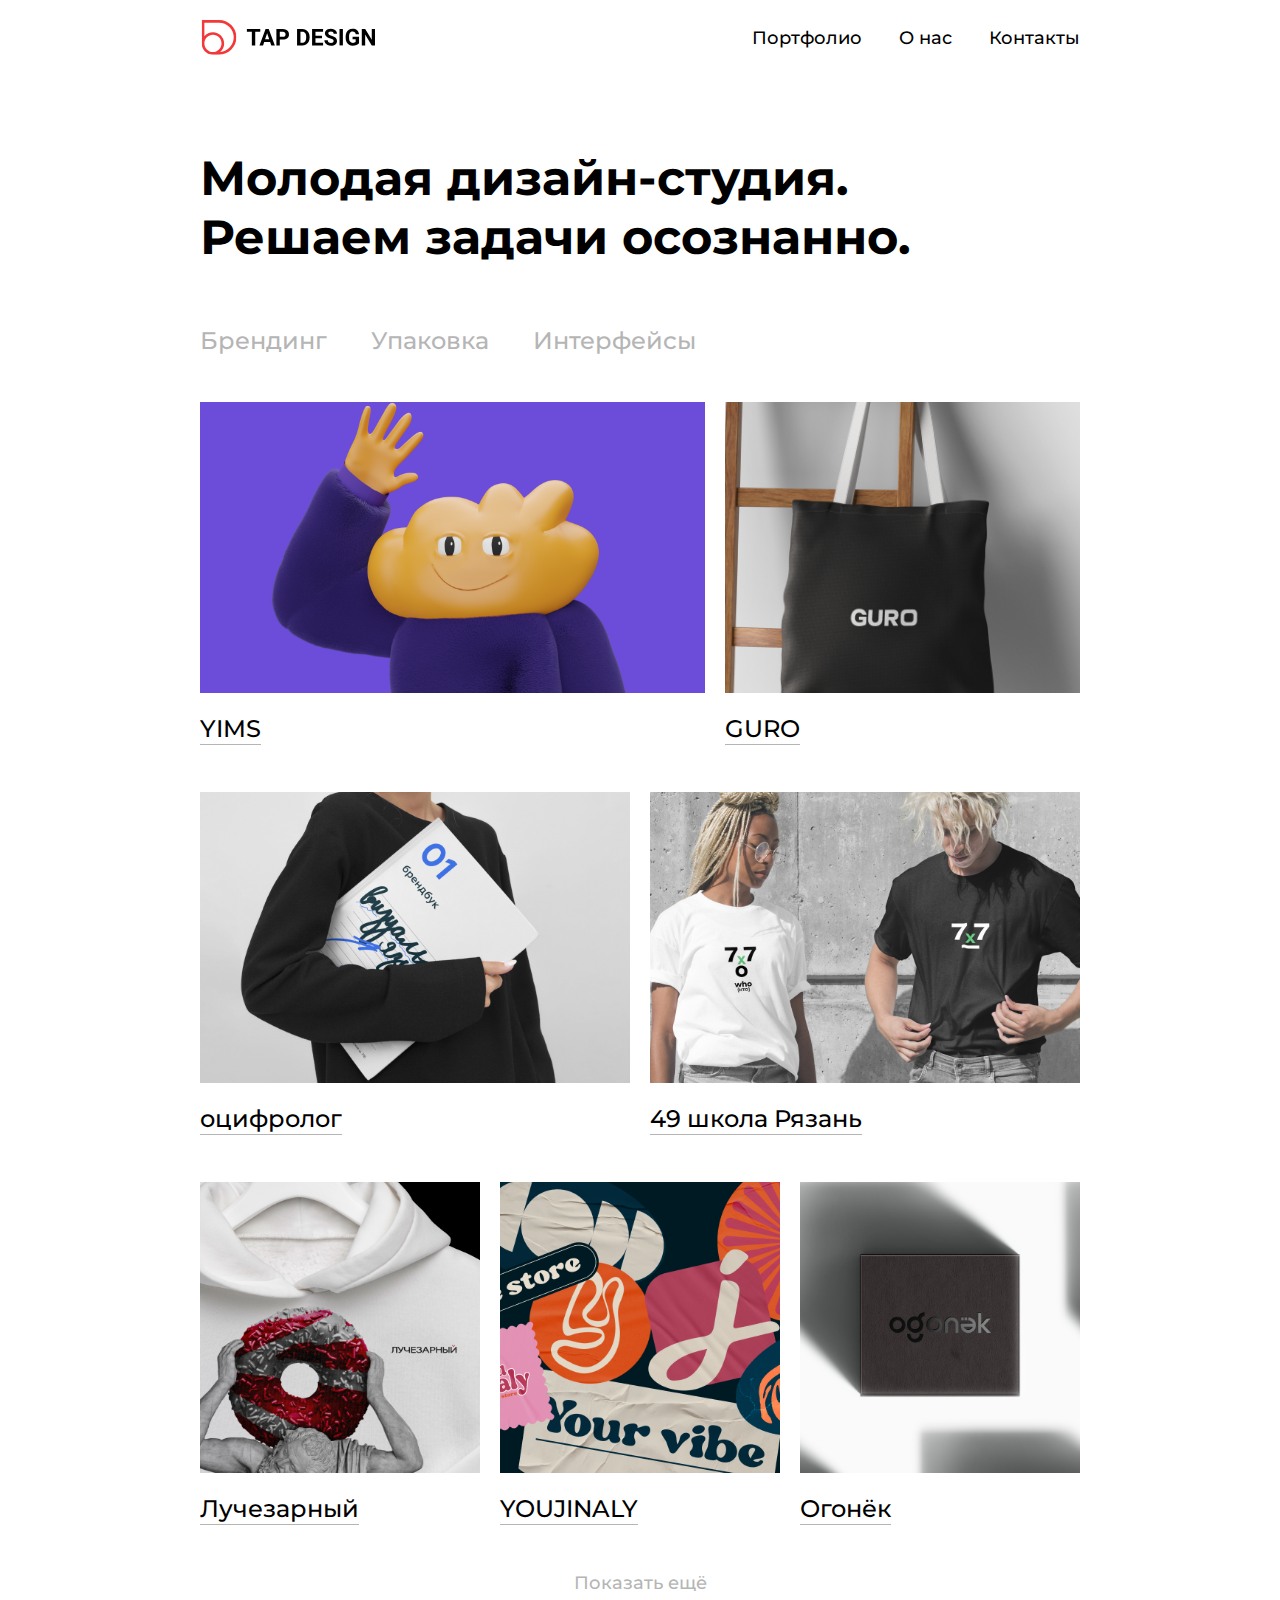
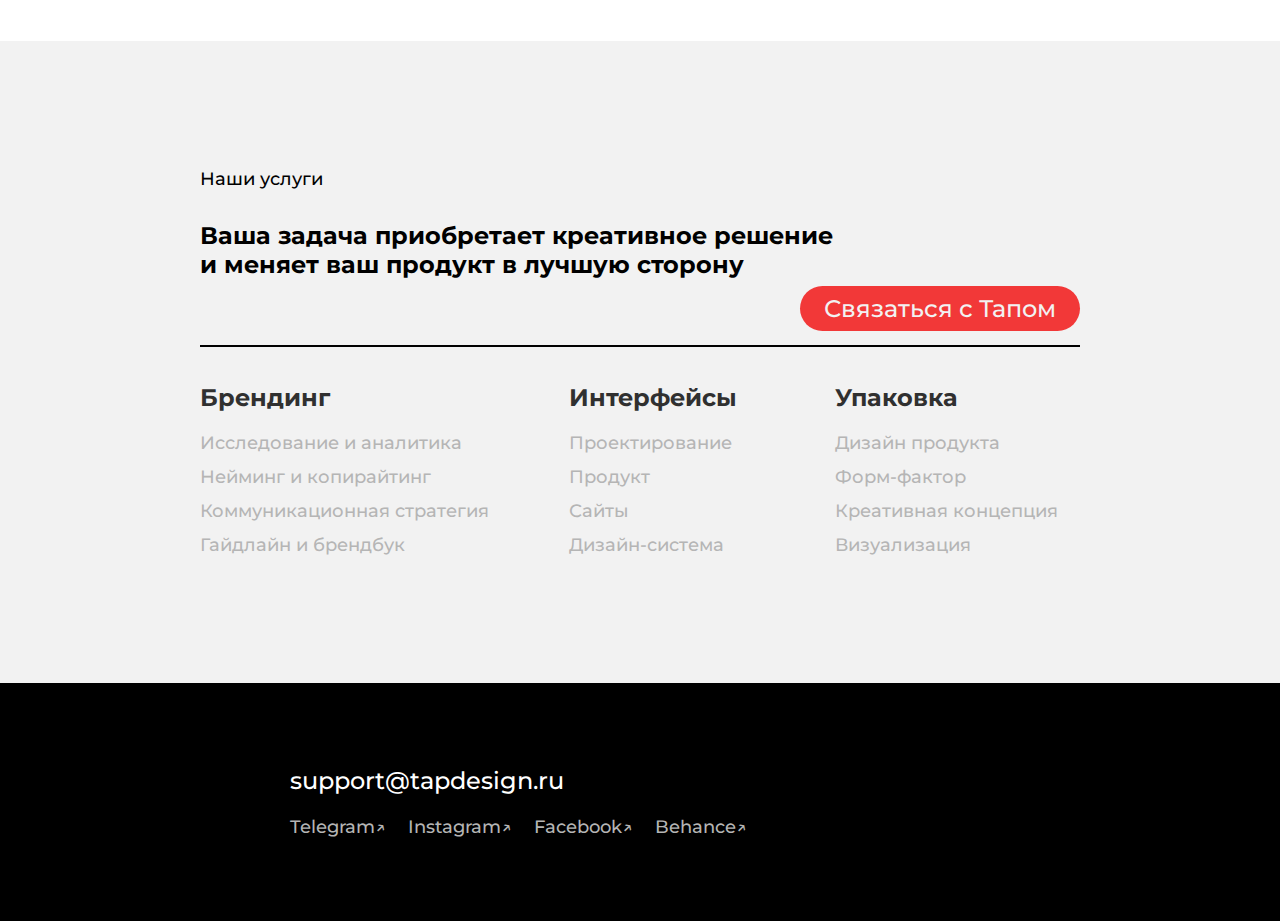
<file: index.html>
<!DOCTYPE html>

<head>
    <meta charset="UTF-8">
    <meta name="viewport" content="width=device-width, initial-scale=1.0">
    <title>Главная</title>
    <link type="image/x-icon" href="./img/Favicon.svg" rel="shortcut icon">
    <link type="Image/x-icon" href="./img/Favicon.svg" rel="icon">
    <link rel="stylesheet" href="style-home.css">
    <html lang="ru">
    <link rel="preconnect" href="https://fonts.googleapis.com">
    <link rel="preconnect" href="https://fonts.gstatic.com" crossorigin>
    <link href="https://fonts.googleapis.com/css2?family=Montserrat:wght@100;200;300;500;600;700;800;900&display=swap"
        rel="stylesheet">
</head>
<body>
    <div class="wrapper">
        <header>
            <div class="container">
                <div class="header__row">
                    <div class="header__logo">
                        <img src="./img/мейн.svg" alt="">
                    </div>
                    <nav class="header__nav">
                        <a href="">Портфолио</a>
                        <a href="">О нас</a>
                        <a href="">Контакты</a>
                    </nav>
                    <div class="header__burger">
                        <span></span>
                    </div>
                    <nav class="header__meny">
                        <ul class="header__list">
                            <li>
                                <a class="burger__link" href="">Портфолио</a>
                                <div class="burger__line"></div>
                            </li>
                            <li>
                                <a class="burger__link" href="">О нас</a>
                                <div class="burger__line"></div>
                            </li>
                            <li>
                                <a class="burger__link" href="">Контакты</a>
                                <div class="burger__line"></div>
                            </li>
                        </ul>
                    </nav>
                </div>
            </div>
        </header>
        <main>
            <div class="container">
                <section class="tasks">
                    <h2 class="tasks__title">Молодая дизайн-студия.<br> Решаем задачи осознанно.</h2>
                    <nav class="tasks__categories">
                        <a href="">Брендинг</a>
                        <a href="">Упаковка</a>
                        <a href="">Интерфейсы</a>
                    </nav>
                </section>
                <section class="project">
                    <div class="project__items">
                        <div class="project__item project__item1">
                            <img class="item__img" src="./img/Frame 37.png" alt="">
                                <a href="">YIMS</a>
                        </div>
                        <div class="project__item project__item2">
                            <img class="item__img" src="./img/Frame 37-2.png" alt="">
                            <a href="">GURO</a>
                        </div>
                        <div class="project__item project__item3">
                            <img class="item__img" src="./img/Frame 37-3.png" alt="">
                                <a href="">оцифролог</a>
                        </div>
                        <div class="project__item project__item4">
                            <img class="item__img" src="./img/Frame 38.png" alt="">
                                <a href="">49 школа Рязань</a>
                        </div>
                        <div class="project__item project__item5">
                            <img class="item__img" src="./img/Frame 37-4.png" alt="">
                                <a href="">Лучезарный</a>
                        </div>
                        <div class="project__item project__item6">
                            <img class="item__img" src="./img/Frame 39.png" alt="">
                                <a href="">YOUJINALY</a>
                        </div>
                        <div class="project__item project__item7">
                            <img class="item__img" src="./img/Frame 38-2.png" alt="">
                                <a href="">Огонёк</a>
                        </div>
                    </div>
                    <div class="project__button">
                        <button>Показать ещё</button>
                    </div>
                </section>
            </div>
        </main>
        <footer>
            <section class="prefooter">
                <div class="container">
                    <div class="prefooter__content">
                        <div class="prefooter__text">
                            <h2>Наши услуги</h2>
                            <h3>Ваша задача приобретает креативное решение<br>
                                и меняет ваш продукт в лучшую сторону</h3>
                            <div class="services__button1">
                                <button>Связаться с Тапом</button>
                            </div>
                            <div class="line"></div>
                            <div class="services">
                                <div class="services__item">
                                    <ul>
                                        <li>
                                            <a class="one" href="">Брендинг</a>
                                        </li>
                                        <li>
                                            <a href="">Исследование и аналитика</a>
                                        </li>
                                        <li>
                                            <a href="">Нейминг и копирайтинг</a>
                                        </li>
                                        <li>
                                            <a href="">Коммуникационная стратегия</a>
                                        </li>
                                        <li>
                                            <a href="">Гайдлайн и брендбук</a>
                                        </li>
                                    </ul>
                                </div>
                                <div class="services__item">
                                    <ul>
                                        <li>
                                            <a class="one" href="">Интерфейсы</a>
                                        </li>
                                        <li>
                                            <a href="">Проектирование</a>
                                        </li>
                                        <li>
                                            <a href="">Продукт</a>
                                        </li>
                                        <li>
                                            <a href="">Сайты</a>
                                        </li>
                                        <li>
                                            <a href="">Дизайн-система</a>
                                        </li>
                                    </ul>
                                </div>
                                <div class="services__item">
                                    <ul>
                                        <li>
                                            <a class="one" href="">Упаковка</a>
                                        </li>
                                        <li>
                                            <a href="">Дизайн продукта</a>
                                        </li>
                                        <li>
                                            <a href="">Форм-фактор</a>
                                        </li>
                                        <li>
                                            <a href="">Креативная концепция</a>
                                        </li>
                                        <li>
                                            <a href="">Визуализация</a>
                                        </li>
                                    </ul>
                                </div>
                                <div class="services__button">
                                    <button>Связаться с Тапом</button>
                                </div>
                            </div>
                        </div>
                    </div>
                </div>

            </section>
            <div class="footer">
                <div class="container">
                    <div class="footer__container">
                        <a href="support@tapdesign.ru">support@tapdesign.ru</a>
                        <div class="social-network">
                            <a href="">Telegram↗</a>
                            <a href="">Instagram↗</a>
                            <a href="">Facebook↗</a>
                            <a href="">Behance↗</a>
                        </div>
                    </div>
                </div>
            </div>
        </footer>
    </div>
    <script src="script.js"></script>
</body>

</html>
</file>
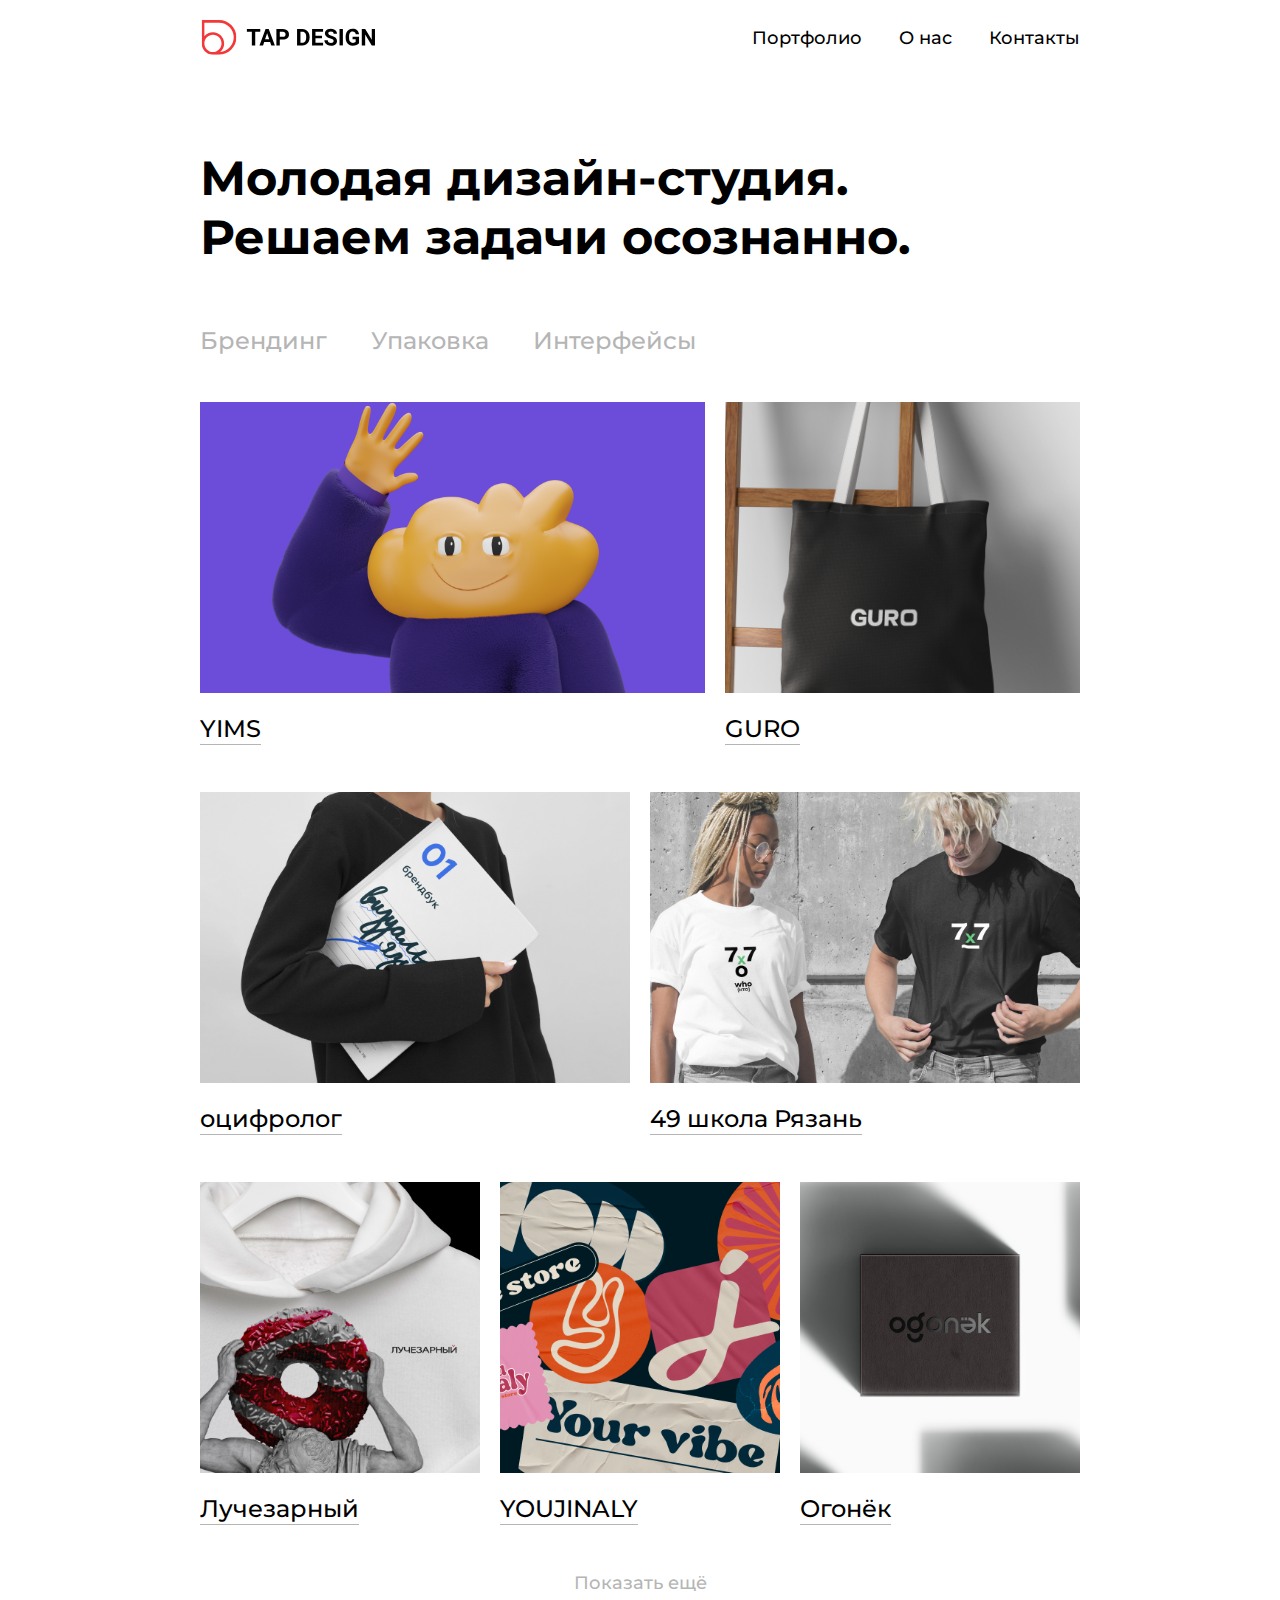
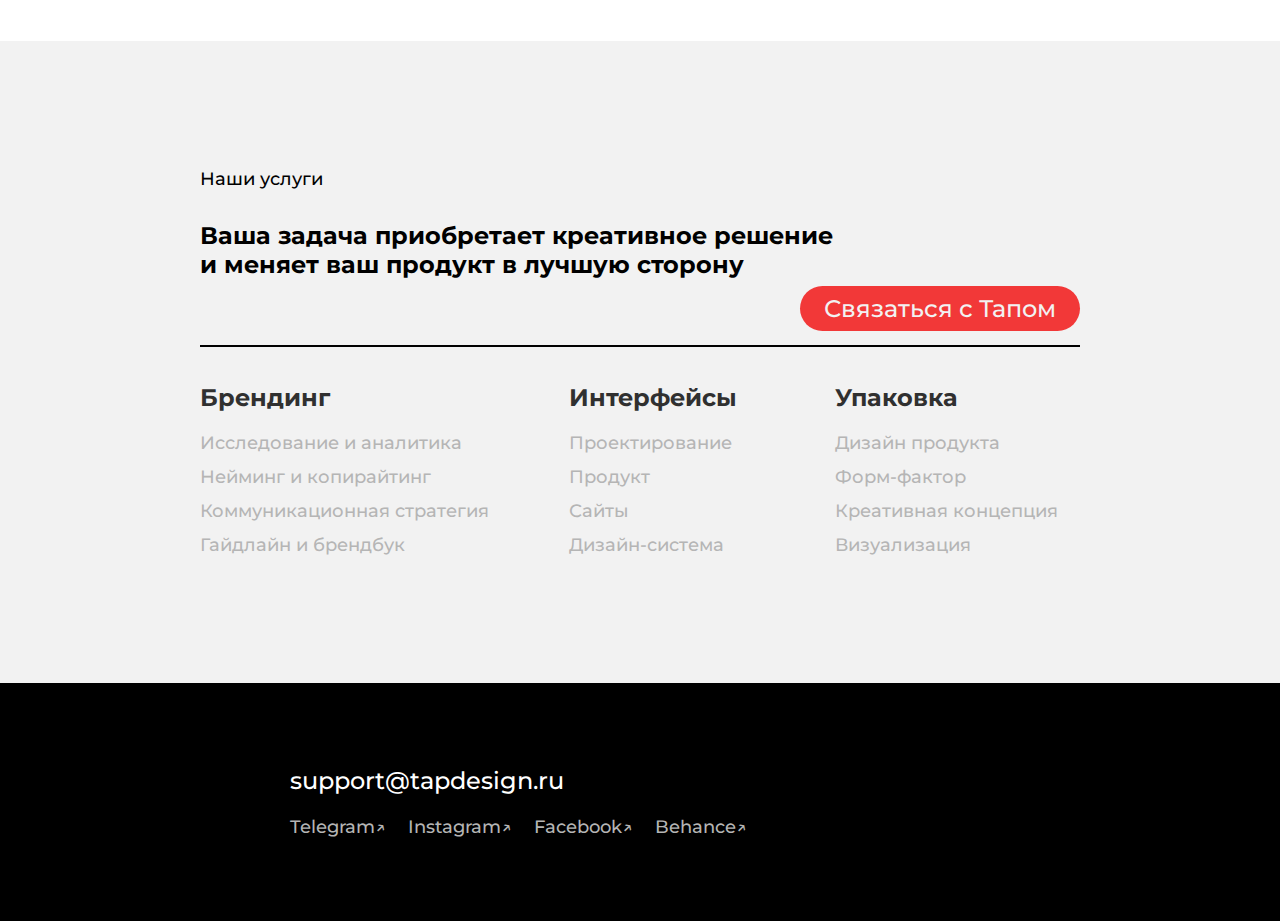
<file: home.html>
<!DOCTYPE html>

<head>
    <meta charset="UTF-8">
    <meta name="viewport" content="width=device-width, initial-scale=1.0">
    <title>Home</title>
    <link rel="stylesheet" href="style-home.css">
    <html lang="ru">
    <link rel="preconnect" href="https://fonts.googleapis.com">
    <link rel="preconnect" href="https://fonts.gstatic.com" crossorigin>
    <link href="https://fonts.googleapis.com/css2?family=Montserrat:wght@100;200;300;500;600;700;800;900&display=swap"
        rel="stylesheet">
</head>

<body>
    <div class="wrapper">
        <header>
            <div class="container">
                <div class="header__row">
                    <div class="header__logo">
                        <img src="./img/мейн.svg" alt="">
                    </div>
                    <nav class="header__nav">
                        <a href="">Портфолио</a>
                        <a href="">О нас</a>
                        <a href="">Контакты</a>
                    </nav>
                    <div class="header__burger">
                        <span></span>
                    </div>
                    <nav class="header__meny">
                        <ul class="header__list">
                            <li>
                                <a class="burger__link" href="">Портфолио</a>
                                <div class="burger__line"></div>
                            </li>
                            <li>
                                <a class="burger__link" href="">Контакты</a>
                                <div class="burger__line"></div>
                            </li>
                            <li>
                                <a class="burger__link" href="">Контакты</a>
                                <div class="burger__line"></div>
                            </li>
                        </ul>
                    </nav>
                </div>
            </div>
        </header>
        <main>
            <div class="container">
                <section class="tasks">
                    <h2 class="tasks__title">Молодая дизайн-студия.<br> Решаем задачи осознанно.</h2>
                    <nav class="tasks__categories">
                        <a href="">Брендинг</a>
                        <a href="">Упаковка</a>
                        <a href="">Интерфейсы</a>
                    </nav>
                </section>
                <section class="project">
                    <div class="project__items">
                        <div class="project__item project__item1">
                            <img class="item__img" src="./img/Frame 37.png" alt="">
                                <a href="">YIMS</a>
                        </div>
                        <div class="project__item project__item2">
                            <img class="item__img" src="./img/Frame 37-2.png" alt="">
                            <a href="">GURO</a>
                        </div>
                        <div class="project__item project__item3">
                            <img class="item__img" src="./img/Frame 37-3.png" alt="">
                                <a href="">оцифролог</a>
                        </div>
                        <div class="project__item project__item4">
                            <img class="item__img" src="./img/Frame 38.png" alt="">
                                <a href="">49 школа Рязань</a>
                        </div>
                        <div class="project__item project__item5">
                            <img class="item__img" src="./img/Frame 37-4.png" alt="">
                                <a href="">Лучезарный</a>
                        </div>
                        <div class="project__item project__item6">
                            <img class="item__img" src="./img/Frame 39.png" alt="">
                                <a href="">YOUJINALY</a>
                        </div>
                        <div class="project__item project__item7">
                            <img class="item__img" src="./img/Frame 38-2.png" alt="">
                                <a href="">Огонёк</a>
                        </div>
                    </div>
                    <div class="project__button">
                        <button>Показать ещё</button>
                    </div>
                </section>
            </div>
        </main>
        <footer>
            <section class="prefooter">
                <div class="container">
                    <div class="prefooter__content">
                        <div class="prefooter__text">
                            <h2>Наши услуги</h2>
                            <h3>Ваша задача приобретает креативное решение<br>
                                и меняет ваш продукт в лучшую сторону</h3>
                            <div class="services__button1">
                                <button>Связаться с Тапом</button>
                            </div>
                            <div class="line"></div>
                            <div class="services">
                                <div class="services__item">
                                    <ul>
                                        <li>
                                            <a class="one" href="">Брендинг</a>
                                        </li>
                                        <li>
                                            <a href="">Исследование и аналитика</a>
                                        </li>
                                        <li>
                                            <a href="">Нейминг и копирайтинг</a>
                                        </li>
                                        <li>
                                            <a href="">Коммуникационная стратегия</a>
                                        </li>
                                        <li>
                                            <a href="">Гайдлайн и брендбук</a>
                                        </li>
                                    </ul>
                                </div>
                                <div class="services__item">
                                    <ul>
                                        <li>
                                            <a class="one" href="">Интерфейсы</a>
                                        </li>
                                        <li>
                                            <a href="">Проектирование</a>
                                        </li>
                                        <li>
                                            <a href="">Продукт</a>
                                        </li>
                                        <li>
                                            <a href="">Сайты</a>
                                        </li>
                                        <li>
                                            <a href="">Дизайн-система</a>
                                        </li>
                                    </ul>
                                </div>
                                <div class="services__item">
                                    <ul>
                                        <li>
                                            <a class="one" href="">Упаковка</a>
                                        </li>
                                        <li>
                                            <a href="">Дизайн продукта</a>
                                        </li>
                                        <li>
                                            <a href="">Форм-фактор</a>
                                        </li>
                                        <li>
                                            <a href="">Креативная концепция</a>
                                        </li>
                                        <li>
                                            <a href="">Визуализация</a>
                                        </li>
                                    </ul>
                                </div>
                                <div class="services__button">
                                    <button>Связаться с Тапом</button>
                                </div>
                            </div>
                        </div>
                    </div>
                </div>

            </section>
            <div class="footer">
                <div class="container">
                    <div class="footer__container">
                        <a href="support@tapdesign.ru">support@tapdesign.ru</a>
                        <div class="social-network">
                            <a href="">Telegram↗</a>
                            <a href="">Instagram↗</a>
                            <a href="">Facebook↗</a>
                            <a href="">Behance↗</a>
                        </div>
                    </div>
                </div>
            </div>
        </footer>
    </div>
    <script src="script.js"></script>
</body>

</html>
</file>
<file: style-home.css>
* {
    padding: 0;
    margin: 0;
    border: 0;
}

*,
*:before,
*:after {
    -moz-box-sizing: border-box;
    -webkit-box-sizing: border-box;
    box-sizing: border-box;
}

/* :focus,
:active {
    outline: none;
}

a:focus,
a:active {
    outline: none;
} */

nav,
footer,
header,
aside {
    display: block;
}

html,
body {
    height: 100%;
    width: 100%;
    font-size: 100%;
    line-height: 1;
    font-size: 14px;
    -ms-text-size-adjust: 100%;
    -moz-text-size-adjust: 100%;
    -webkit-text-size-adjust: 100%;
}

input,
button,
textarea {
    font-family: inherit;
}

input::-ms-clear {
    display: none;
}

button {
    cursor: pointer;
}

button::-moz-focus-inner {
    padding: 0;
    border: 0;
}

a,
a:visited {
    text-decoration: none;
}

a:hover {
    text-decoration: none;
}

ul li {
    list-style: none;
}

img {
    vertical-align: top;
}

h1,
h2,
h3,
h4,
h5,
h6 {
    font-size: inherit;
    font-weight: inherit;
}

/*--------------------*/

body {
    background: rgba(255, 255, 255, 0.6);
    font-family: 'Montserrat', sans-serif;
    font-style: normal
}
img {
    object-fit: cover;
}
.body__click
.wrapper {
    /* max-width: 1440px; */
    max-width: 100%;
    margin: 0 auto;
}
.noscroll{
    overflow: hidden;
}
header {}
.container{
    max-width: 1182px;
    margin: 0 auto;
}

.header__row {
    height: 75px;
    display: flex;
    justify-content: space-between;
    align-items: center;

}

.header__logo img {
    width: 175px;
    height: 35px;
}

.header__nav a {
    margin-right: 75px;
    font-style: normal;
    font-weight: 500;
    font-size: 18px;
    line-height: 22px;
    color: #000000;
}

.header__nav a:last-child {
    margin-right: 0;
}
.open{
    display: block !important;
}
.header__burger {
    display: none;
    position: relative;
    width: 23px;
    height: 14px;
    z-index: 3;
}
.header__burger::before,
.header__burger::after{
    content: '';
    background-color: #000000;
    position: absolute;
    width: 100%;
    height: 2px;
}
.header__burger::before {
    top: 0;
}
.header__burger span{
    position: absolute;
    background-color: #000000;
    width: 100%;
    left: 0;
    height: 2px;
    top: 6px;
}
.header__burger::after{
    bottom: 0;
}
.header__burger.active span{
    transform: scale(0);
}
.header__burger.active::before{
    top: 50%;
    transform: rotate(-45deg) translate(0, -50%);
    /* width: 100px;
    background-color: #F23838; */
}
.header__burger.active::after{
    bottom: 50%;
    transform: rotate(45deg) translate(0, 50%);
    /* width: 100px;
    background-color: #F23838; */
}
.open{
    display: block !important;
}
.header__shadow {
    display: none;
    position: fixed;
    top: 0;
    left: 0;
    width: 100%;
    height: 100%;
    z-index: 2;
    background: rgba(48, 48, 48, 0.5);
}
.header__meny{
    display: none;
    position: fixed;
    top: 75px;
    left: auto;
    z-index: 2;
}
.header__list {
    width: 330px;
    height: 157px;
    box-sizing: border-box;
    background: #FFFFFF;
    border: 2px solid #000000;
    /* margin: 75px auto; */
    display: flex;
    flex-direction: column;
    padding: 8px 11px;
}
.header__list li{
    width: 308px;
    height: 47px;
    display: flex;
    flex-direction: column;
    justify-content: center;
}
.burger__link {
    font-weight: 700;
    font-size: 18px;
    line-height: 22px;
    color: #000000;
}
.burger__line {
    margin-top: 13px;
    border: 1px solid #B5B5B5;
    width: 308px;
}
.container {
    max-width: 1182px;
    margin: 0 auto;
}

main {
    margin-top: 74px;
}

.tasks__title {
    font-style: normal;
    font-weight: 700;
    font-size: 64px;
    line-height: 110%;
    color: #000000;
}

.tasks__categories {
    margin-top: 36px;
}
.tasks__categories a:last-child{
    margin-right: 0;
}

.tasks__categories a {
    font-style: normal;
    font-weight: 500;
    font-size: 24px;
    line-height: 29px;
    color: #B5B5B5;
    margin-right: 54px;
    /* text-decoration: none; */
}
.tasks__categories a:hover{
    color: #303030;
}

.project {
}
.project__items {
    display: flex;
    flex-wrap: wrap;
}
.project__item {
    display: flex;
    flex-direction: column;
    height: 494px;
    margin-top: 42px;
}
.project__item1 {
    width: 780px;
}
.project__item1,
.project__item2 {
    margin-top: 47px;
}

.project__item img {
    height: 437px;
}

.project__item2 {
    width: 382px;
    height: 493px;
    margin-left: 18px;
}

.project__item3, 
.project__item4 {
    width: 582px;
}
.project__item4 {
    margin-left: 18px;
}
.project__item5,
.project__item6,
.project__item7{
    width: 380px;
}
.project__item6,
.project__item7{
    margin-left: 20px;
}
.project__item a {
    margin-top: 21px;
    text-decoration: underline;
    text-decoration-thickness: 1px;
    /* text-decoration-color: #000000; */
    color: #000000;
    text-underline-offset: 7px;
    font-weight: 500;
    font-size: 24px;
    line-height: 29px;
    text-decoration-color: #B5B5B5;
}
.project__item a:hover{
    text-decoration-color: #000000;
}

.project__button {
    display: flex;
    justify-content: center
}

.project button {
    margin-top: 42px;
    font-style: normal;
    font-weight: 500;
    font-size: 18px;
    line-height: 22px;
    color: #B5B5B5;
    /* text-decoration: none; */
    border: 0;
    background: rgba(255, 255, 255, 0.6);
    text-align: center;
}


.prefooter {
    background: #F2F2F2;
    margin-top: 47px;
}

.prefooter__content {
    padding: 127px 0;
}

.prefooter__text h2 {
    font-weight: 500;
    font-size: 18px;
    line-height: 22px;
    color: #000000;
}

.prefooter__text h3 {
    font-weight: 700;
    font-size: 24px;
    line-height: 29px;
    color: #000000;
    margin-top: 31px;
}

.line {
    margin-top: 36px;
    border: 1px solid #000000;
}

.services {
    display: flex;
    flex-wrap: wrap;
    margin-top: 36px;
}

.services .one {
    margin-bottom: 20px;
    font-weight: 700;
    font-size: 24px;
    line-height: 29px;
    color: #303030;
}

.services li a {
    font-family: 'Montserrat';
    font-style: normal;
    font-weight: 500;
    font-size: 18px;
    line-height: 22px;
    color: #B5B5B5;
}

.services li {
    margin-top: 12px;
}

.services li:nth-child(1) {
    margin-top: 0;
}

.services li:nth-child(2) {
    margin-top: 20px;
}

.services__item:nth-child(2) {
    margin-left: 80px;
    margin-right: 98px;
}

.services__button {
    margin-top: 164px;
    margin-left: 38px;
}

.services__button button {
    font-weight: 500;
    font-size: 24px;
    line-height: 29px;
    font-weight: 500;
    font-size: 24px;
    line-height: 29px;
    color: #F2F2F2;
    display: flex;
    flex-direction: row;
    justify-content: center;
    align-items: center;
    padding: 20px;
    gap: 10px;
    width: 280px;
    height: 45px;
    right: 130px;
    bottom: 365px;
    background: #F23838;
    border-radius: 38px;
}
.services__button button:hover{background-color: #303030;}
.services__button1 button{
    display: none;
    font-weight: 500;
    font-size: 24px;
    line-height: 29px;
    font-weight: 500;
    font-size: 24px;
    line-height: 29px;
    color: #F2F2F2;
    /* display: flex; */
    flex-direction: row;
    justify-content: center;
    align-items: center;
    padding: 20px;
    gap: 10px;
    width: 280px;
    height: 45px;
    right: 130px;
    bottom: 365px;
    background: #F23838;
    border-radius: 38px;
}
.services__button1 button:hover{background-color: #303030;}
.button__fixed{
    display: block;
    margin: 0 !important;
    position: fixed;
    bottom: 261px;
    z-index: 3;
}
.button__margin0{
    margin: 0 !important;
}
.footer {
    background: #000000;
    height: 238px;
}
.footer__fixed{
    position: fixed;
    bottom: 0;
    left: 0;
    width: 100%;
    z-index: 2;
}
.footer__container {
    /* padding-left: 129px; */
    padding-top: 83px;
    padding-bottom: 83px;
}

.footer__container a {
    font-weight: 500;
    font-size: 24px;
    line-height: 29px;
    color: #FFFFFF;
}


.social-network {
    margin-top: 21px;
    display: flex;
    flex-wrap: wrap;
}
.social-network a {
    font-weight: 500;
    font-size: 18px;
    line-height: 22px;
    color: #B5B5B5;
    margin-left: 36px;
}

.social-network a:nth-child(1) {
    margin-left: 0;
}
@media(max-width: 1440px) {
    .wrapper{
        /* max-width: 1000px; */
    }
    .container{
        max-width: 880px;
    }
    .header__nav a {
        margin-right: 33px;    
    }
    .header__nav a:last-child {
        margin-right: 0;
    }
    .tasks__title{
        font-size: 48px;
        line-height: 59px;
    }
    .tasks__categories {
        margin-top: 59px;
    }
    .tasks__categories a{
        margin-right: 40px;
    }
    .services__button{
        display: none;
    }
    .prefooter{
        position: relative;
    }
    .project__items {
    }
    .project__item {
        margin-left: 20px;
        height: 348px;
    }
    .project__item img {
        height: 291px;
        width: 100%;
    }
    .project__item a {
        margin-top: 20;
    }
    .project__item1 {
        margin-left: 0;
        width: 505px;
    }
    .item__img1 {
    }
    .project__item2{
        width: 355px;
    }
    .item__img2 {
    }
    .project__item3 {
        margin-left: 0;
    }
    .item__img3 {
    }
    .project__item4 {
    }
    .item__img4 {
    }
    .project__item3,
    .project__item4 {
        width: 430px;
    }
    .project__item5{
        margin-left: 0;
    }
    .project__item5,
    .project__item6,
    .project__item7 {
        width: 280px;
    }
    .item__img5 {
    }
    .project__item6 {
    }
    .item__img6 {
    }
    .project__item7 {
    }
    .item__img7 {
    }
    .services__button1{
        margin-top: 7px;
        /* margin-left: 601px; */
        display: flex;
        flex-direction: row-reverse ;
    }
    .services__button1 button{
        /* display: inline-block; */
        display: flex;
    }
    .line {
        margin-top: 14px;
    }
    .footer__container{
        padding-left: 90px;
    }
    .social-network a {
        font-size: 18px;
        line-height: 22px;
        margin-left: 22px;
    }
}
@media(max-width: 1000px) {
    .container{
        max-width: 580px;
    }
    main{
        margin-top: 30px;
    }
    .tasks__title{
        font-size: 36px;
        line-height: 44px;
    }
    .tasks__categories {
        margin-top: 59px;
    }
    .project__item {
        margin-left: 20px;
        height: 348px;
    }
    .project__item img {
        height: 291px;
        width: 100%;
    }
    .project__item a{
        margin-top: 24px;
        font-size: 18px;
        line-height: 22px
    }

    .project__item1 {
        margin-left: 0;
        width: 380px;
    }
    .item__img {
        object-fit: cover;
    }
    .project__item2{
        width: 177px;
    }
    .item__img2 {
    }
    .project__item3 {
        margin-left: 0;
    }
    .item__img3 {
    }
    .project__item4 {
    }
    .item__img4 {
    }
    .project__item3,
    .project__item4 {
        width: 280px;
    }
    .project__item5{
        margin-left: 0;
    }
    .project__item5,
    .project__item6,
    .project__item7 {
        width: 180px;
    }
    .item__img5 {
    }
    .project__item6 {
    }
    .item__img6 {
    }
    .project__item7 {
    }
    .item__img7 {
    }
    .prefooter{
        position: relative;
    }
    .prefooter__text h3 {
        font-size: 18px;
        line-height: 22px;
    }
    .prefooter__text h2 {
        font-size: 16px;
        line-height: 20px;
    }
    .services{
        margin-top: 60px;
    }
    .services__item:nth-child(2) {
        margin-left: 32.75px;
        margin-right: 0;
    }
    .services__item:nth-child(3) {
        margin-top: 36px;
    }
    .services li {
        margin-top: 14px;
    }
    .services li a {
       font-size: 16px;
        line-height: 20px
    }
    .services__button{
        display: block;
        margin-left: 89px;
        margin-top: 162px;
    }
    .services__button1{
        display: none;
    }
    .line {
        margin-top: 31px;
    }
    .footer__container{
        padding-left: 50px;
    }
     .social-network a {
        font-size: 16px;
        line-height: 20px;
        margin-left: 30px;
    }
}
@media(max-width: 640px) {
    .container{
        max-width: 330px;
        position: relative;
    }
    .header__nav{
        display: none;
    }
    .header__burger {
        display: block;
    }
    main{
        margin-top: 0;
    }
    .tasks__title{
        font-size: 18px;
        line-height: 22px;
    }
    .tasks__categories {
        margin-top: 23px;
    }
    .tasks__categories a{
        margin: 0;
        font-size: 16px;
        line-height: 20px;
    }
    .tasks__categories a:nth-child(2){
        margin-left: 25px;
        margin-right: 25px;
    }
    .project__items{
        margin-top: 23px;
    }
    .project__item {
        margin-left: 20px;
        height: 348px;
    }
    .project__item img {
        height: 232px;
        width: 100%;
    }
    .project__item a{
        margin-top: 10px;
        font-size: 18px;
        line-height: 22px
    }

    .project__item1,
    .project__item2,
    .project__item5 {
        margin-top: 0;
        margin-left: 0;
        height: 278px;
        width: 330px;
    }
    .item__img {
        object-fit: cover;
    }
    .project__item2{
        margin-top: 15px;
    }
    .item__img2 {
    }
    .project__item3 {
        margin-left: 0;
    }
    .project__item3,
    .project__item4 {
        width: 155px;
        height: 211px;
        margin-top: 15px;
    }
    .project__item5{
        margin-top: 15px;
    }
    .project__item6,
    .project__item7 {
        margin-top: 15px;
        margin-left: 0;
        width: 155px;
        height: 211px;
    }
    .project__item7 {
        margin-left: 20px;
    }
    .project__button{
        margin-top: 18px;
    }
    .project button{
        margin-top: 0;
    }
    .prefooter {
        background: #F2F2F2;
        margin-top: 23px;
        /* position: relative; */
    }
    .prefooter__content {
        padding: 0;
        padding-top: 23px;
    }
    .prefooter__text h2 {
        font-size: 16px;
        line-height: 20px;
    }
    .prefooter__text h3 {
        margin-top: 18px;
        font-size: 16px;
        line-height: 20px;
    }
    .line {
        margin-top: 19px;
    }
    .services{
        margin-top: 20px;
    }
    .services__item:nth-child(2) {
        margin-top: 15px;
        margin-left: 0;
        margin-right: 0;
    }
    .services__item:nth-child(3) {
        margin-top: 15px;
    }
    .services li {
        margin-top: 14px;
    }
    .services li a {
       font-size: 16px;
        line-height: 20px
    }
    .services__button{
        margin: 23px 0 23px 0;
    }
    .services__button button{
        width: 330px;
        margin: 0 auto;
    }
    .services__button1{
        display: none;
    }
    .footer__container{
        padding-left: 15px;
        padding-top: 61px;
        padding-bottom: 0;
    }
    .social-network {
        margin-top: 31px;
        display: grid;
        grid-template-columns: 1fr 1fr;
        width: 200px;
    }

    .social-network a:nth-child(2),
    .social-network a:nth-child(4){
        margin-left: 13px;
    }
    .social-network a:nth-child(3){
        margin-left: 0;
    }
    .social-network a:nth-child(3),
    .social-network a:nth-child(4){
        margin-top: 15px;
    }
    .social-network a:nth-child(4){
        margin-left: 15px;
    }
    .social-network a {
        height: 20px;
        font-size: 16px;
        line-height: 20px;
    }
}
</file>
